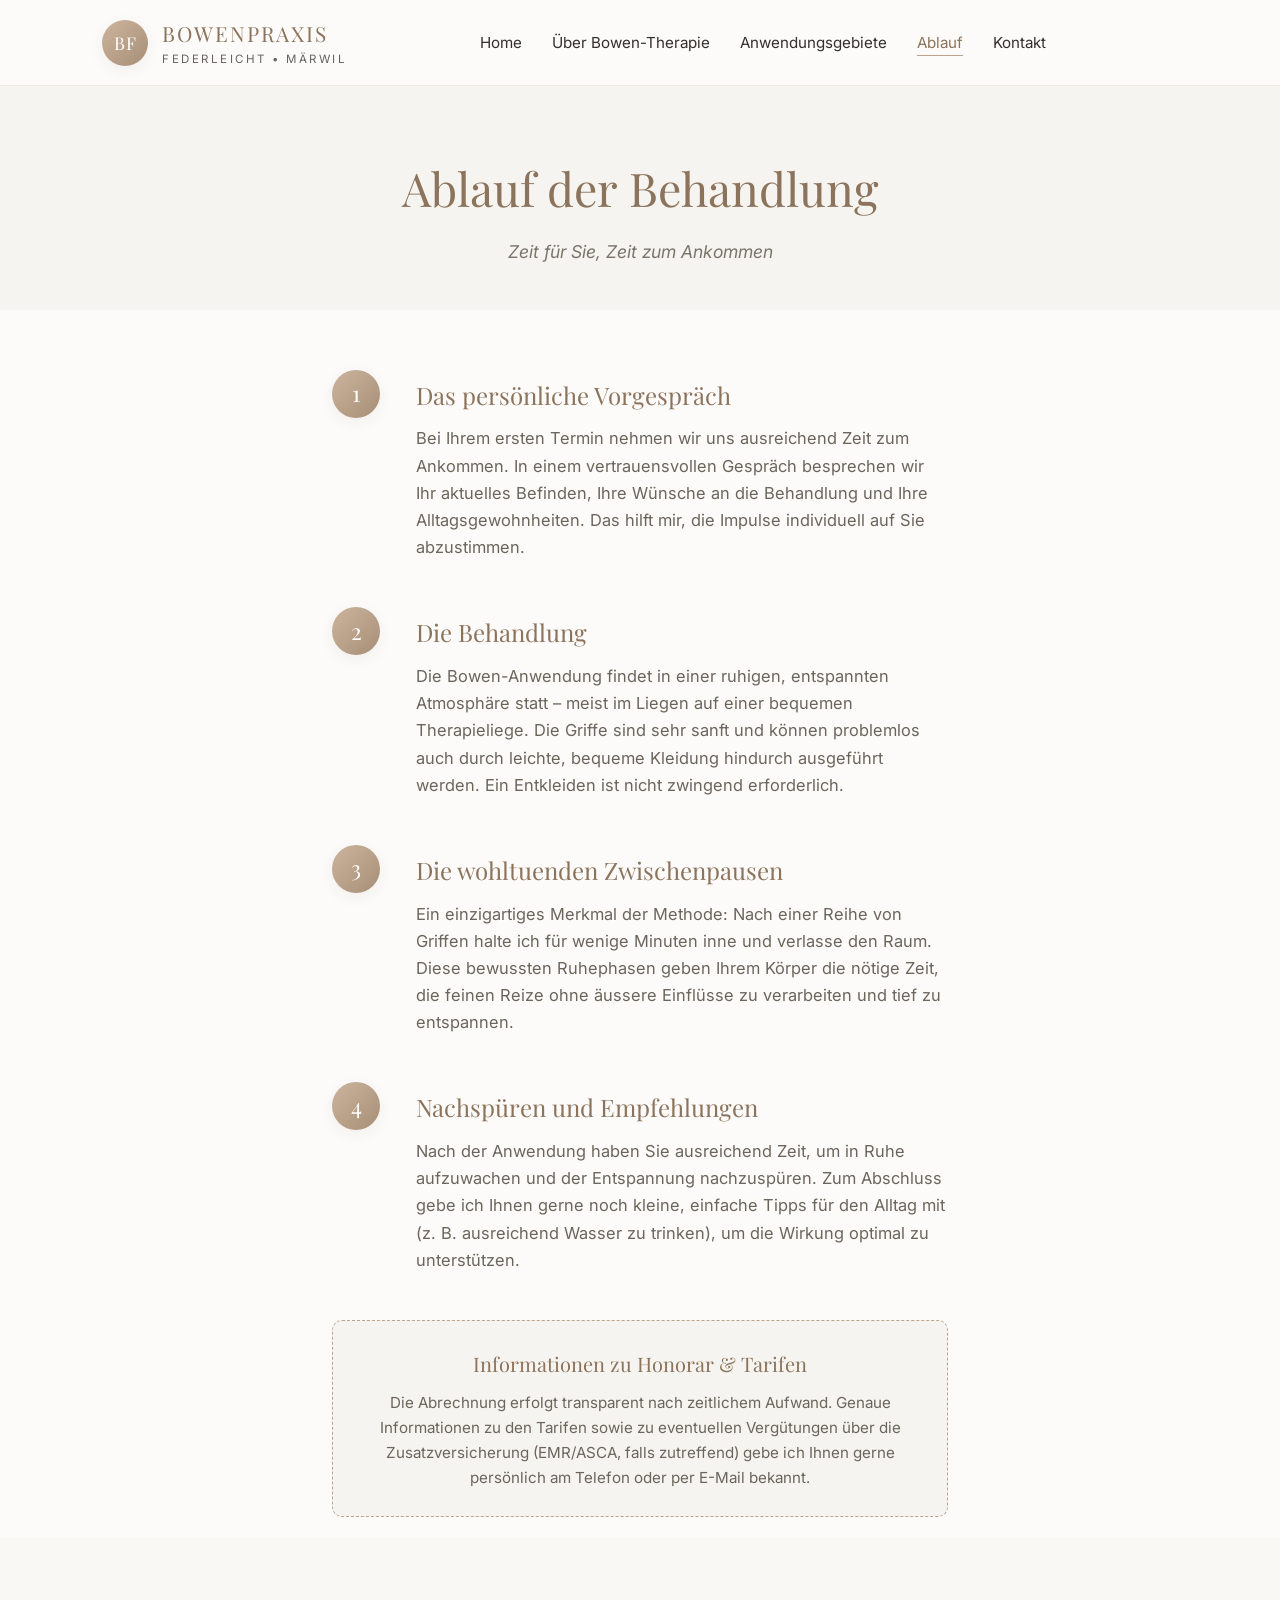
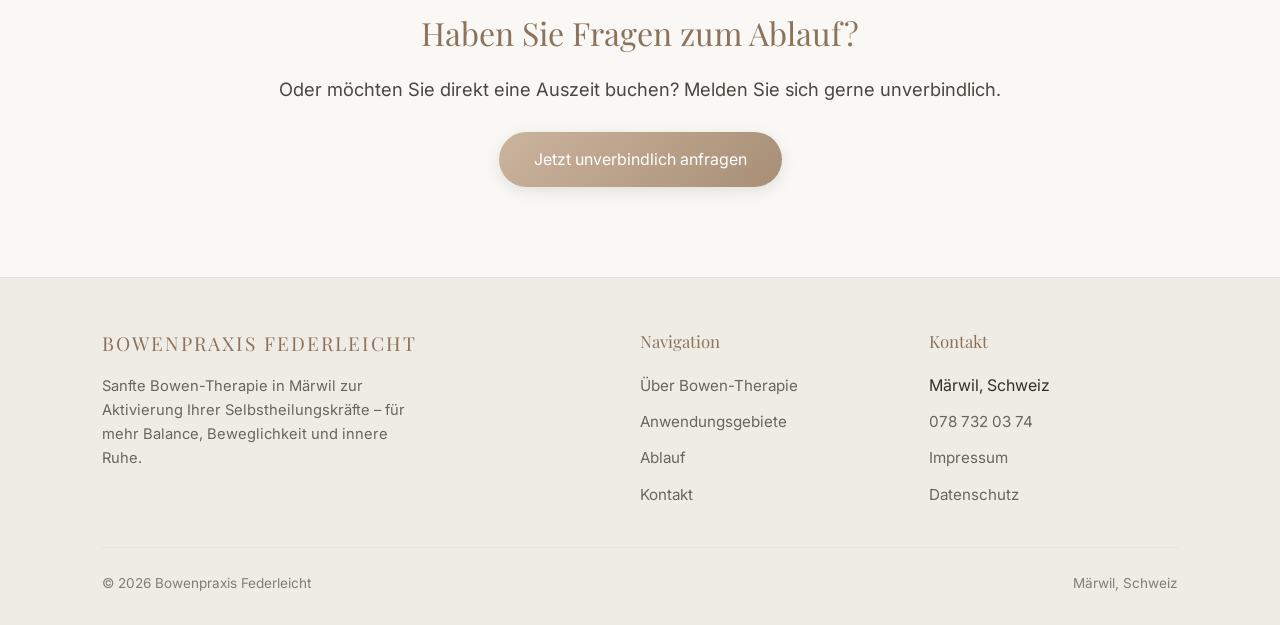
<file: ablauf.html>
<!DOCTYPE html>
<html lang="de">
<head>
    <meta charset="UTF-8">
    <meta name="viewport" content="width=device-width, initial-scale=1.0">
    <title>Ablauf | Bowenpraxis Federleicht</title>
    <meta name="description" content="So läuft eine Behandlung in der Bowenpraxis Federleicht ab: Vorgespräch, sanfte Behandlung, wohltuende Zwischenpausen und Nachspüren.">
    <link rel="icon" href="data:image/svg+xml,%3Csvg xmlns='http://www.w3.org/2000/svg' viewBox='0 0 100 100'%3E%3Ccircle cx='50' cy='50' r='48' fill='%23a88e76'/%3E%3Ctext x='50' y='66' font-size='52' text-anchor='middle' fill='white' font-family='Georgia,serif'%3EF%3C/text%3E%3C/svg%3E">
    <link rel="preconnect" href="https://fonts.googleapis.com">
    <link href="https://fonts.googleapis.com/css2?family=Inter:wght@300;400;500&family=Playfair+Display:ital,wght@0,400;0,500;1,400&display=swap" rel="stylesheet">
    <link rel="stylesheet" href="css/style.css">
</head>
<body>
    <a href="#main" class="skip-link">Zum Inhalt springen</a>

    <header>
        <a href="index.html" class="brand">
            <span class="brand-mark">BF</span>
            <span class="logo-area">
                <span class="logo-title">Bowenpraxis</span>
                <span class="logo-sub">Federleicht &bull; Märwil</span>
            </span>
        </a>
        <button class="nav-toggle" aria-label="Menü öffnen" aria-expanded="false">
            <span></span><span></span><span></span>
        </button>
        <nav>
            <ul>
                <li><a href="index.html">Home</a></li>
                <li><a href="ueber-bowen.html">Über Bowen-Therapie</a></li>
                <li><a href="anwendungsgebiete.html">Anwendungsgebiete</a></li>
                <li><a href="ablauf.html" class="active">Ablauf</a></li>
                <li><a href="kontakt.html">Kontakt</a></li>
            </ul>
        </nav>
        <div class="nav-backdrop"></div>
    </header>

    <main id="main">
        <section class="page-header">
            <h1>Ablauf der Behandlung</h1>
            <p class="subtitle">Zeit für Sie, Zeit zum Ankommen</p>
        </section>

        <section class="timeline-section">

            <div class="step">
                <div class="step-number">1</div>
                <div class="step-content">
                    <h2>Das persönliche Vorgespräch</h2>
                    <p>Bei Ihrem ersten Termin nehmen wir uns ausreichend Zeit zum Ankommen. In einem vertrauensvollen Gespräch besprechen wir Ihr aktuelles Befinden, Ihre Wünsche an die Behandlung und Ihre Alltagsgewohnheiten. Das hilft mir, die Impulse individuell auf Sie abzustimmen.</p>
                </div>
            </div>

            <div class="step">
                <div class="step-number">2</div>
                <div class="step-content">
                    <h2>Die Behandlung</h2>
                    <p>Die Bowen-Anwendung findet in einer ruhigen, entspannten Atmosphäre statt – meist im Liegen auf einer bequemen Therapieliege. Die Griffe sind sehr sanft und können problemlos auch durch leichte, bequeme Kleidung hindurch ausgeführt werden. Ein Entkleiden ist nicht zwingend erforderlich.</p>
                </div>
            </div>

            <div class="step">
                <div class="step-number">3</div>
                <div class="step-content">
                    <h2>Die wohltuenden Zwischenpausen</h2>
                    <p>Ein einzigartiges Merkmal der Methode: Nach einer Reihe von Griffen halte ich für wenige Minuten inne und verlasse den Raum. Diese bewussten Ruhephasen geben Ihrem Körper die nötige Zeit, die feinen Reize ohne äussere Einflüsse zu verarbeiten und tief zu entspannen.</p>
                </div>
            </div>

            <div class="step">
                <div class="step-number">4</div>
                <div class="step-content">
                    <h2>Nachspüren und Empfehlungen</h2>
                    <p>Nach der Anwendung haben Sie ausreichend Zeit, um in Ruhe aufzuwachen und der Entspannung nachzuspüren. Zum Abschluss gebe ich Ihnen gerne noch kleine, einfache Tipps für den Alltag mit (z. B. ausreichend Wasser zu trinken), um die Wirkung optimal zu unterstützen.</p>
                </div>
            </div>

            <div class="pricing-note">
                <h3>Informationen zu Honorar &amp; Tarifen</h3>
                <p>Die Abrechnung erfolgt transparent nach zeitlichem Aufwand. Genaue Informationen zu den Tarifen sowie zu eventuellen Vergütungen über die Zusatzversicherung (EMR/ASCA, falls zutreffend) gebe ich Ihnen gerne persönlich am Telefon oder per E-Mail bekannt.</p>
            </div>

        </section>

        <section class="cta-section">
            <h2>Haben Sie Fragen zum Ablauf?</h2>
            <p>Oder möchten Sie direkt eine Auszeit buchen? Melden Sie sich gerne unverbindlich.</p>
            <a href="kontakt.html" class="btn">Jetzt unverbindlich anfragen</a>
        </section>
    </main>

    <footer>
        <div class="footer-grid">
            <div class="footer-col footer-brand">
                <span class="logo-title">Bowenpraxis Federleicht</span>
                <p>Sanfte Bowen-Therapie in Märwil zur Aktivierung Ihrer Selbstheilungskräfte – für mehr Balance, Beweglichkeit und innere Ruhe.</p>
            </div>
            <div class="footer-col">
                <h4>Navigation</h4>
                <ul>
                    <li><a href="ueber-bowen.html">Über Bowen-Therapie</a></li>
                    <li><a href="anwendungsgebiete.html">Anwendungsgebiete</a></li>
                    <li><a href="ablauf.html">Ablauf</a></li>
                    <li><a href="kontakt.html">Kontakt</a></li>
                </ul>
            </div>
            <div class="footer-col">
                <h4>Kontakt</h4>
                <ul>
                    <li>Märwil, Schweiz</li>
                    <li><a href="tel:0787320374">078 732 03 74</a></li>
                    <li><a href="rechtliches.html#impressum">Impressum</a></li>
                    <li><a href="rechtliches.html#datenschutz">Datenschutz</a></li>
                </ul>
            </div>
        </div>
        <div class="footer-bottom">
            <span>&copy; <span id="year">2026</span> Bowenpraxis Federleicht</span>
            <span>Märwil, Schweiz</span>
        </div>
    </footer>

    <script src="js/main.js"></script>
</body>
</html>
</file>
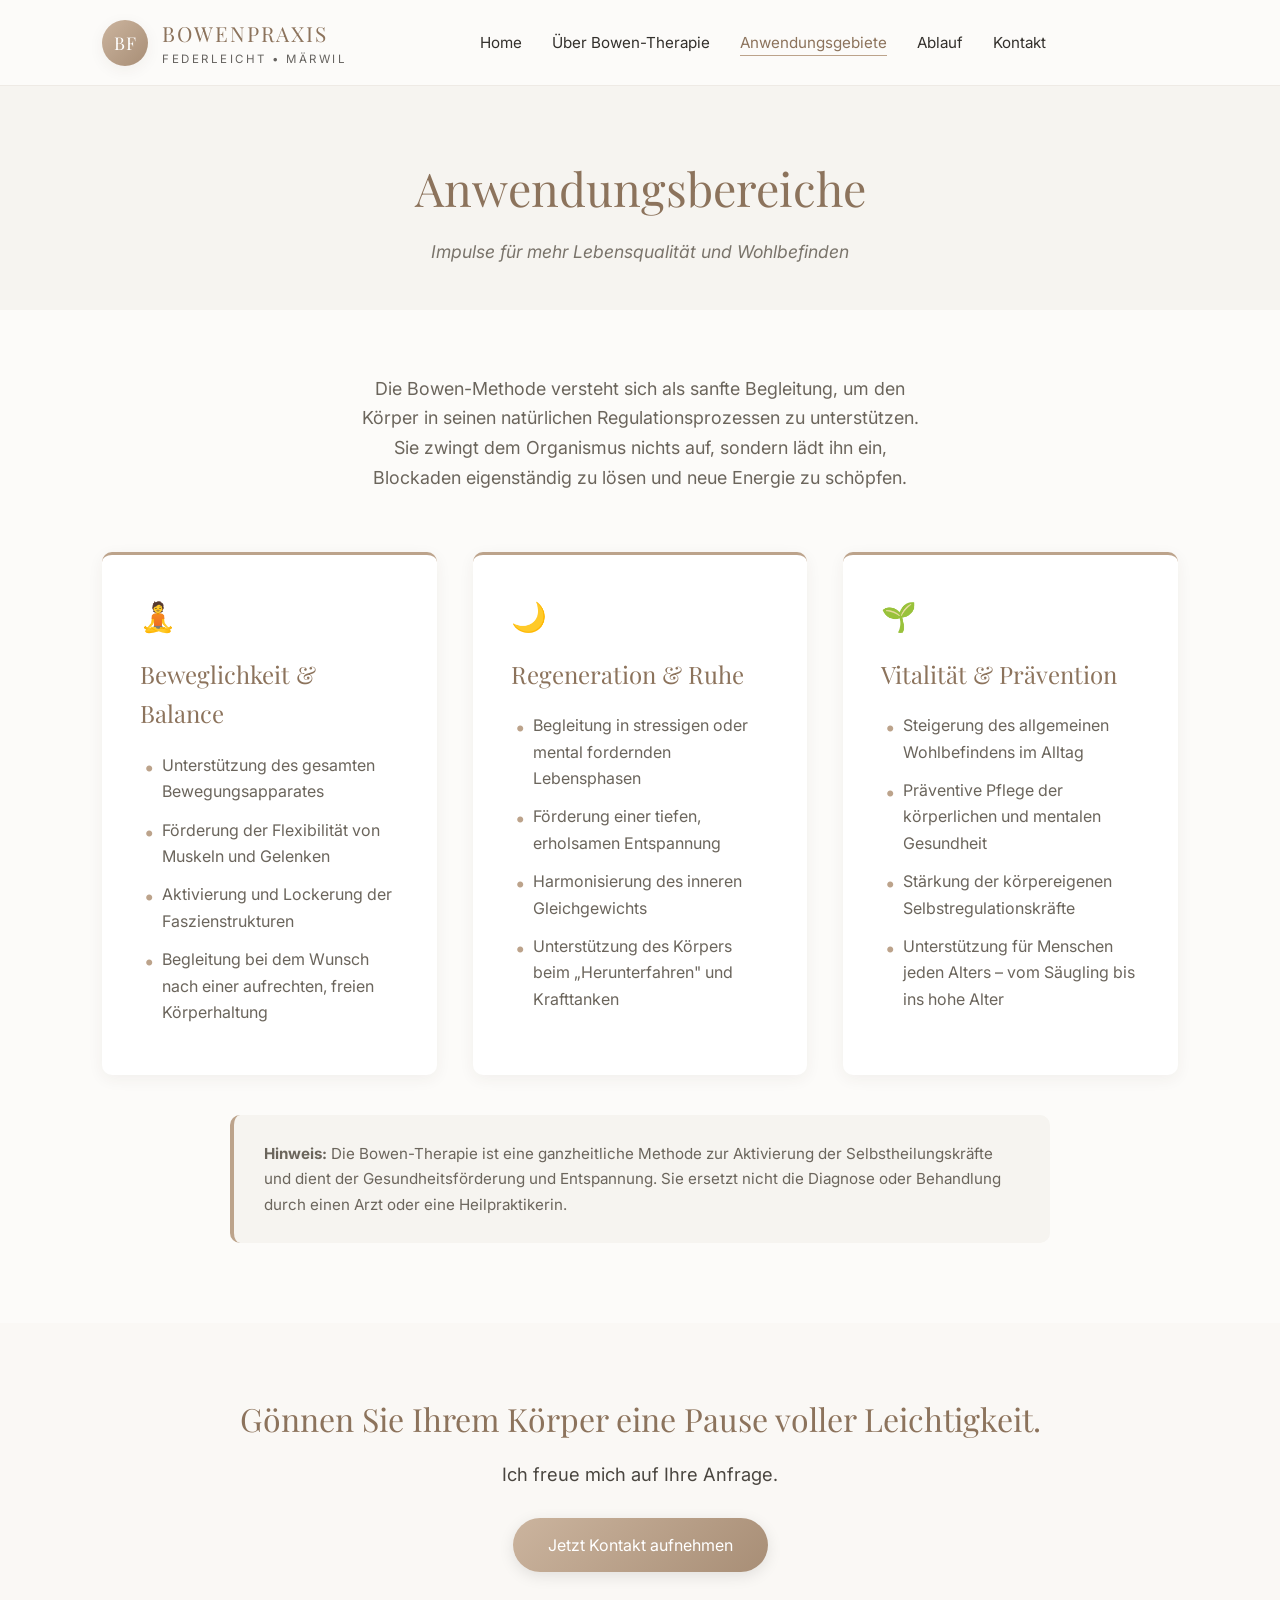
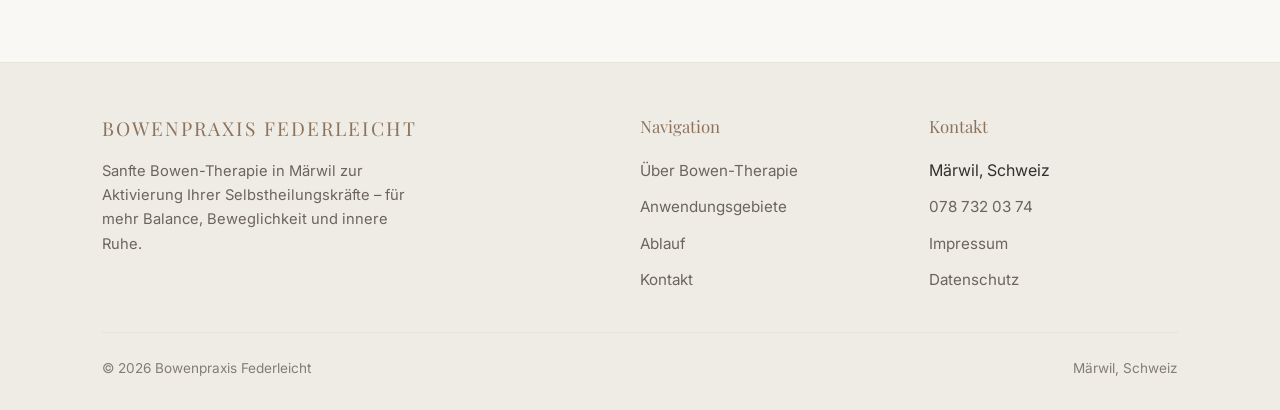
<file: anwendungsgebiete.html>
<!DOCTYPE html>
<html lang="de">
<head>
    <meta charset="UTF-8">
    <meta name="viewport" content="width=device-width, initial-scale=1.0">
    <title>Anwendungsgebiete | Bowenpraxis Federleicht</title>
    <meta name="description" content="Anwendungsgebiete der Bowen-Therapie: Beweglichkeit &amp; Balance, Regeneration &amp; Ruhe, Vitalität &amp; Prävention.">
    <link rel="icon" href="data:image/svg+xml,%3Csvg xmlns='http://www.w3.org/2000/svg' viewBox='0 0 100 100'%3E%3Ccircle cx='50' cy='50' r='48' fill='%23a88e76'/%3E%3Ctext x='50' y='66' font-size='52' text-anchor='middle' fill='white' font-family='Georgia,serif'%3EF%3C/text%3E%3C/svg%3E">
    <link rel="preconnect" href="https://fonts.googleapis.com">
    <link href="https://fonts.googleapis.com/css2?family=Inter:wght@300;400;500&family=Playfair+Display:ital,wght@0,400;0,500;1,400&display=swap" rel="stylesheet">
    <link rel="stylesheet" href="css/style.css">
</head>
<body>
    <a href="#main" class="skip-link">Zum Inhalt springen</a>

    <header>
        <a href="index.html" class="brand">
            <span class="brand-mark">BF</span>
            <span class="logo-area">
                <span class="logo-title">Bowenpraxis</span>
                <span class="logo-sub">Federleicht &bull; Märwil</span>
            </span>
        </a>
        <button class="nav-toggle" aria-label="Menü öffnen" aria-expanded="false">
            <span></span><span></span><span></span>
        </button>
        <nav>
            <ul>
                <li><a href="index.html">Home</a></li>
                <li><a href="ueber-bowen.html">Über Bowen-Therapie</a></li>
                <li><a href="anwendungsgebiete.html" class="active">Anwendungsgebiete</a></li>
                <li><a href="ablauf.html">Ablauf</a></li>
                <li><a href="kontakt.html">Kontakt</a></li>
            </ul>
        </nav>
        <div class="nav-backdrop"></div>
    </header>

    <main id="main">
        <section class="page-header">
            <h1>Anwendungsbereiche</h1>
            <p class="subtitle">Impulse für mehr Lebensqualität und Wohlbefinden</p>
        </section>

        <section class="intro-section">
            <p>Die Bowen-Methode versteht sich als sanfte Begleitung, um den Körper in seinen natürlichen Regulationsprozessen zu unterstützen. Sie zwingt dem Organismus nichts auf, sondern lädt ihn ein, Blockaden eigenständig zu lösen und neue Energie zu schöpfen.</p>
        </section>

        <section class="focus-grid">
            <div class="grid-container">

                <div class="grid-item">
                    <div class="icon">🧘</div>
                    <h2>Beweglichkeit &amp; Balance</h2>
                    <ul>
                        <li>Unterstützung des gesamten Bewegungsapparates</li>
                        <li>Förderung der Flexibilität von Muskeln und Gelenken</li>
                        <li>Aktivierung und Lockerung der Faszienstrukturen</li>
                        <li>Begleitung bei dem Wunsch nach einer aufrechten, freien Körperhaltung</li>
                    </ul>
                </div>

                <div class="grid-item">
                    <div class="icon">🌙</div>
                    <h2>Regeneration &amp; Ruhe</h2>
                    <ul>
                        <li>Begleitung in stressigen oder mental fordernden Lebensphasen</li>
                        <li>Förderung einer tiefen, erholsamen Entspannung</li>
                        <li>Harmonisierung des inneren Gleichgewichts</li>
                        <li>Unterstützung des Körpers beim „Herunterfahren" und Krafttanken</li>
                    </ul>
                </div>

                <div class="grid-item">
                    <div class="icon">🌱</div>
                    <h2>Vitalität &amp; Prävention</h2>
                    <ul>
                        <li>Steigerung des allgemeinen Wohlbefindens im Alltag</li>
                        <li>Präventive Pflege der körperlichen und mentalen Gesundheit</li>
                        <li>Stärkung der körpereigenen Selbstregulationskräfte</li>
                        <li>Unterstützung für Menschen jeden Alters – vom Säugling bis ins hohe Alter</li>
                    </ul>
                </div>

            </div>

            <div class="disclaimer-box">
                <strong>Hinweis:</strong> Die Bowen-Therapie ist eine ganzheitliche Methode zur Aktivierung der Selbstheilungskräfte und dient der Gesundheitsförderung und Entspannung. Sie ersetzt nicht die Diagnose oder Behandlung durch einen Arzt oder eine Heilpraktikerin.
            </div>
        </section>

        <section class="cta-section">
            <h2>Gönnen Sie Ihrem Körper eine Pause voller Leichtigkeit.</h2>
            <p>Ich freue mich auf Ihre Anfrage.</p>
            <a href="kontakt.html" class="btn">Jetzt Kontakt aufnehmen</a>
        </section>
    </main>

    <footer>
        <div class="footer-grid">
            <div class="footer-col footer-brand">
                <span class="logo-title">Bowenpraxis Federleicht</span>
                <p>Sanfte Bowen-Therapie in Märwil zur Aktivierung Ihrer Selbstheilungskräfte – für mehr Balance, Beweglichkeit und innere Ruhe.</p>
            </div>
            <div class="footer-col">
                <h4>Navigation</h4>
                <ul>
                    <li><a href="ueber-bowen.html">Über Bowen-Therapie</a></li>
                    <li><a href="anwendungsgebiete.html">Anwendungsgebiete</a></li>
                    <li><a href="ablauf.html">Ablauf</a></li>
                    <li><a href="kontakt.html">Kontakt</a></li>
                </ul>
            </div>
            <div class="footer-col">
                <h4>Kontakt</h4>
                <ul>
                    <li>Märwil, Schweiz</li>
                    <li><a href="tel:0787320374">078 732 03 74</a></li>
                    <li><a href="rechtliches.html#impressum">Impressum</a></li>
                    <li><a href="rechtliches.html#datenschutz">Datenschutz</a></li>
                </ul>
            </div>
        </div>
        <div class="footer-bottom">
            <span>&copy; <span id="year">2026</span> Bowenpraxis Federleicht</span>
            <span>Märwil, Schweiz</span>
        </div>
    </footer>

    <script src="js/main.js"></script>
</body>
</html>
</file>
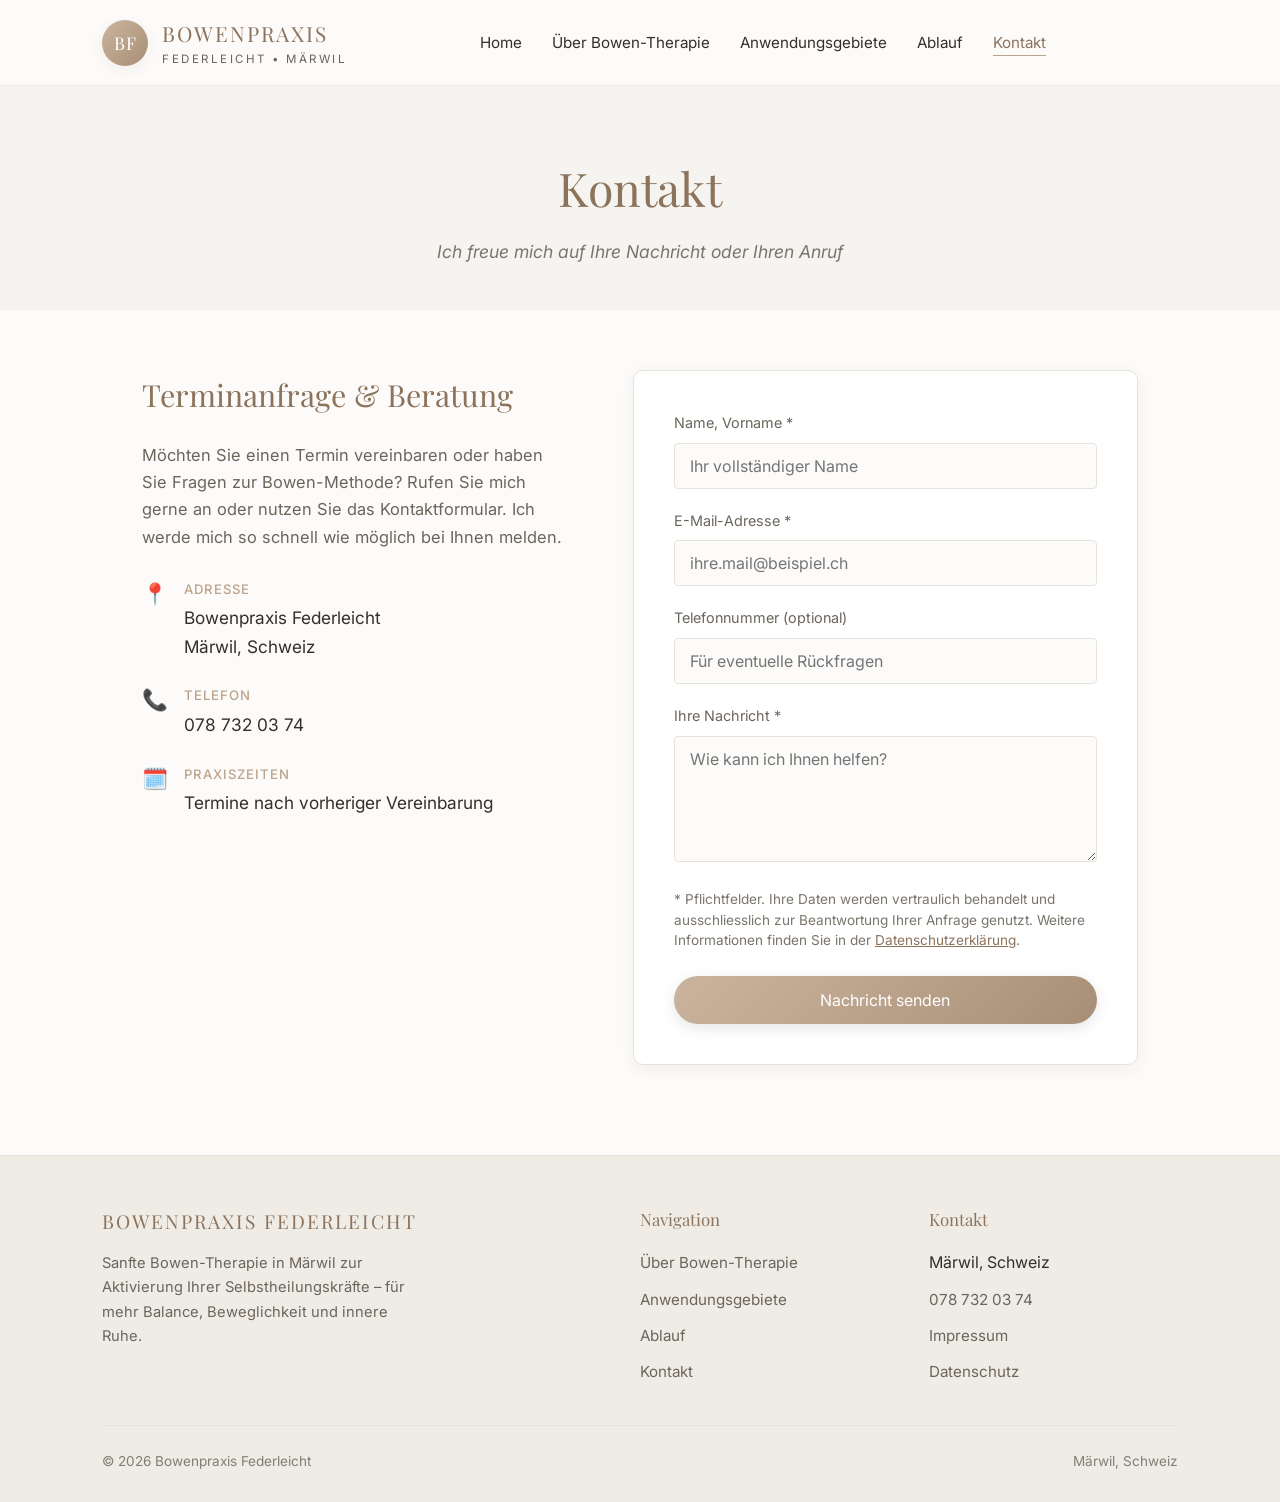
<file: kontakt.html>
<!DOCTYPE html>
<html lang="de">
<head>
    <meta charset="UTF-8">
    <meta name="viewport" content="width=device-width, initial-scale=1.0">
    <title>Kontakt | Bowenpraxis Federleicht</title>
    <meta name="description" content="Kontaktieren Sie die Bowenpraxis Federleicht in Märwil für eine Terminanfrage oder Beratung zur Bowen-Therapie.">
    <link rel="icon" href="data:image/svg+xml,%3Csvg xmlns='http://www.w3.org/2000/svg' viewBox='0 0 100 100'%3E%3Ccircle cx='50' cy='50' r='48' fill='%23a88e76'/%3E%3Ctext x='50' y='66' font-size='52' text-anchor='middle' fill='white' font-family='Georgia,serif'%3EF%3C/text%3E%3C/svg%3E">
    <link rel="preconnect" href="https://fonts.googleapis.com">
    <link href="https://fonts.googleapis.com/css2?family=Inter:wght@300;400;500&family=Playfair+Display:ital,wght@0,400;0,500;1,400&display=swap" rel="stylesheet">
    <link rel="stylesheet" href="css/style.css">
</head>
<body>
    <a href="#main" class="skip-link">Zum Inhalt springen</a>

    <header>
        <a href="index.html" class="brand">
            <span class="brand-mark">BF</span>
            <span class="logo-area">
                <span class="logo-title">Bowenpraxis</span>
                <span class="logo-sub">Federleicht &bull; Märwil</span>
            </span>
        </a>
        <button class="nav-toggle" aria-label="Menü öffnen" aria-expanded="false">
            <span></span><span></span><span></span>
        </button>
        <nav>
            <ul>
                <li><a href="index.html">Home</a></li>
                <li><a href="ueber-bowen.html">Über Bowen-Therapie</a></li>
                <li><a href="anwendungsgebiete.html">Anwendungsgebiete</a></li>
                <li><a href="ablauf.html">Ablauf</a></li>
                <li><a href="kontakt.html" class="active">Kontakt</a></li>
            </ul>
        </nav>
        <div class="nav-backdrop"></div>
    </header>

    <main id="main">
        <section class="page-header">
            <h1>Kontakt</h1>
            <p class="subtitle">Ich freue mich auf Ihre Nachricht oder Ihren Anruf</p>
        </section>

        <div class="contact-container">

            <div class="contact-info">
                <h2>Terminanfrage &amp; Beratung</h2>
                <p>Möchten Sie einen Termin vereinbaren oder haben Sie Fragen zur Bowen-Methode? Rufen Sie mich gerne an oder nutzen Sie das Kontaktformular. Ich werde mich so schnell wie möglich bei Ihnen melden.</p>

                <div class="info-details">
                    <div class="info-item">
                        <span class="icon">📍</span>
                        <div>
                            <h3>Adresse</h3>
                            <p>Bowenpraxis Federleicht<br>Märwil, Schweiz</p>
                        </div>
                    </div>

                    <div class="info-item">
                        <span class="icon">📞</span>
                        <div>
                            <h3>Telefon</h3>
                            <p><a href="tel:0787320374">078 732 03 74</a></p>
                        </div>
                    </div>

                    <div class="info-item">
                        <span class="icon">🗓️</span>
                        <div>
                            <h3>Praxiszeiten</h3>
                            <p>Termine nach vorheriger Vereinbarung</p>
                        </div>
                    </div>
                </div>
            </div>

            <div class="contact-form-box">
                <form action="#" method="POST">

                    <div class="form-group">
                        <label for="name">Name, Vorname *</label>
                        <input type="text" id="name" name="name" required placeholder="Ihr vollständiger Name">
                    </div>

                    <div class="form-group">
                        <label for="email">E-Mail-Adresse *</label>
                        <input type="email" id="email" name="email" required placeholder="ihre.mail@beispiel.ch">
                    </div>

                    <div class="form-group">
                        <label for="phone">Telefonnummer (optional)</label>
                        <input type="tel" id="phone" name="phone" placeholder="Für eventuelle Rückfragen">
                    </div>

                    <div class="form-group">
                        <label for="message">Ihre Nachricht *</label>
                        <textarea id="message" name="message" rows="5" required placeholder="Wie kann ich Ihnen helfen?"></textarea>
                    </div>

                    <div class="privacy-note">
                        * Pflichtfelder. Ihre Daten werden vertraulich behandelt und ausschliesslich zur Beantwortung Ihrer Anfrage genutzt. Weitere Informationen finden Sie in der <a href="rechtliches.html#datenschutz">Datenschutzerklärung</a>.
                    </div>

                    <button type="submit" class="btn-submit">Nachricht senden</button>

                </form>

                <div class="form-success">
                    <div class="icon">✅</div>
                    <h3>Vielen Dank für Ihre Nachricht!</h3>
                    <p>Ich melde mich so schnell wie möglich bei Ihnen zurück.</p>
                </div>
            </div>

        </div>
    </main>

    <footer>
        <div class="footer-grid">
            <div class="footer-col footer-brand">
                <span class="logo-title">Bowenpraxis Federleicht</span>
                <p>Sanfte Bowen-Therapie in Märwil zur Aktivierung Ihrer Selbstheilungskräfte – für mehr Balance, Beweglichkeit und innere Ruhe.</p>
            </div>
            <div class="footer-col">
                <h4>Navigation</h4>
                <ul>
                    <li><a href="ueber-bowen.html">Über Bowen-Therapie</a></li>
                    <li><a href="anwendungsgebiete.html">Anwendungsgebiete</a></li>
                    <li><a href="ablauf.html">Ablauf</a></li>
                    <li><a href="kontakt.html">Kontakt</a></li>
                </ul>
            </div>
            <div class="footer-col">
                <h4>Kontakt</h4>
                <ul>
                    <li>Märwil, Schweiz</li>
                    <li><a href="tel:0787320374">078 732 03 74</a></li>
                    <li><a href="rechtliches.html#impressum">Impressum</a></li>
                    <li><a href="rechtliches.html#datenschutz">Datenschutz</a></li>
                </ul>
            </div>
        </div>
        <div class="footer-bottom">
            <span>&copy; <span id="year">2026</span> Bowenpraxis Federleicht</span>
            <span>Märwil, Schweiz</span>
        </div>
    </footer>

    <script src="js/main.js"></script>
</body>
</html>
</file>
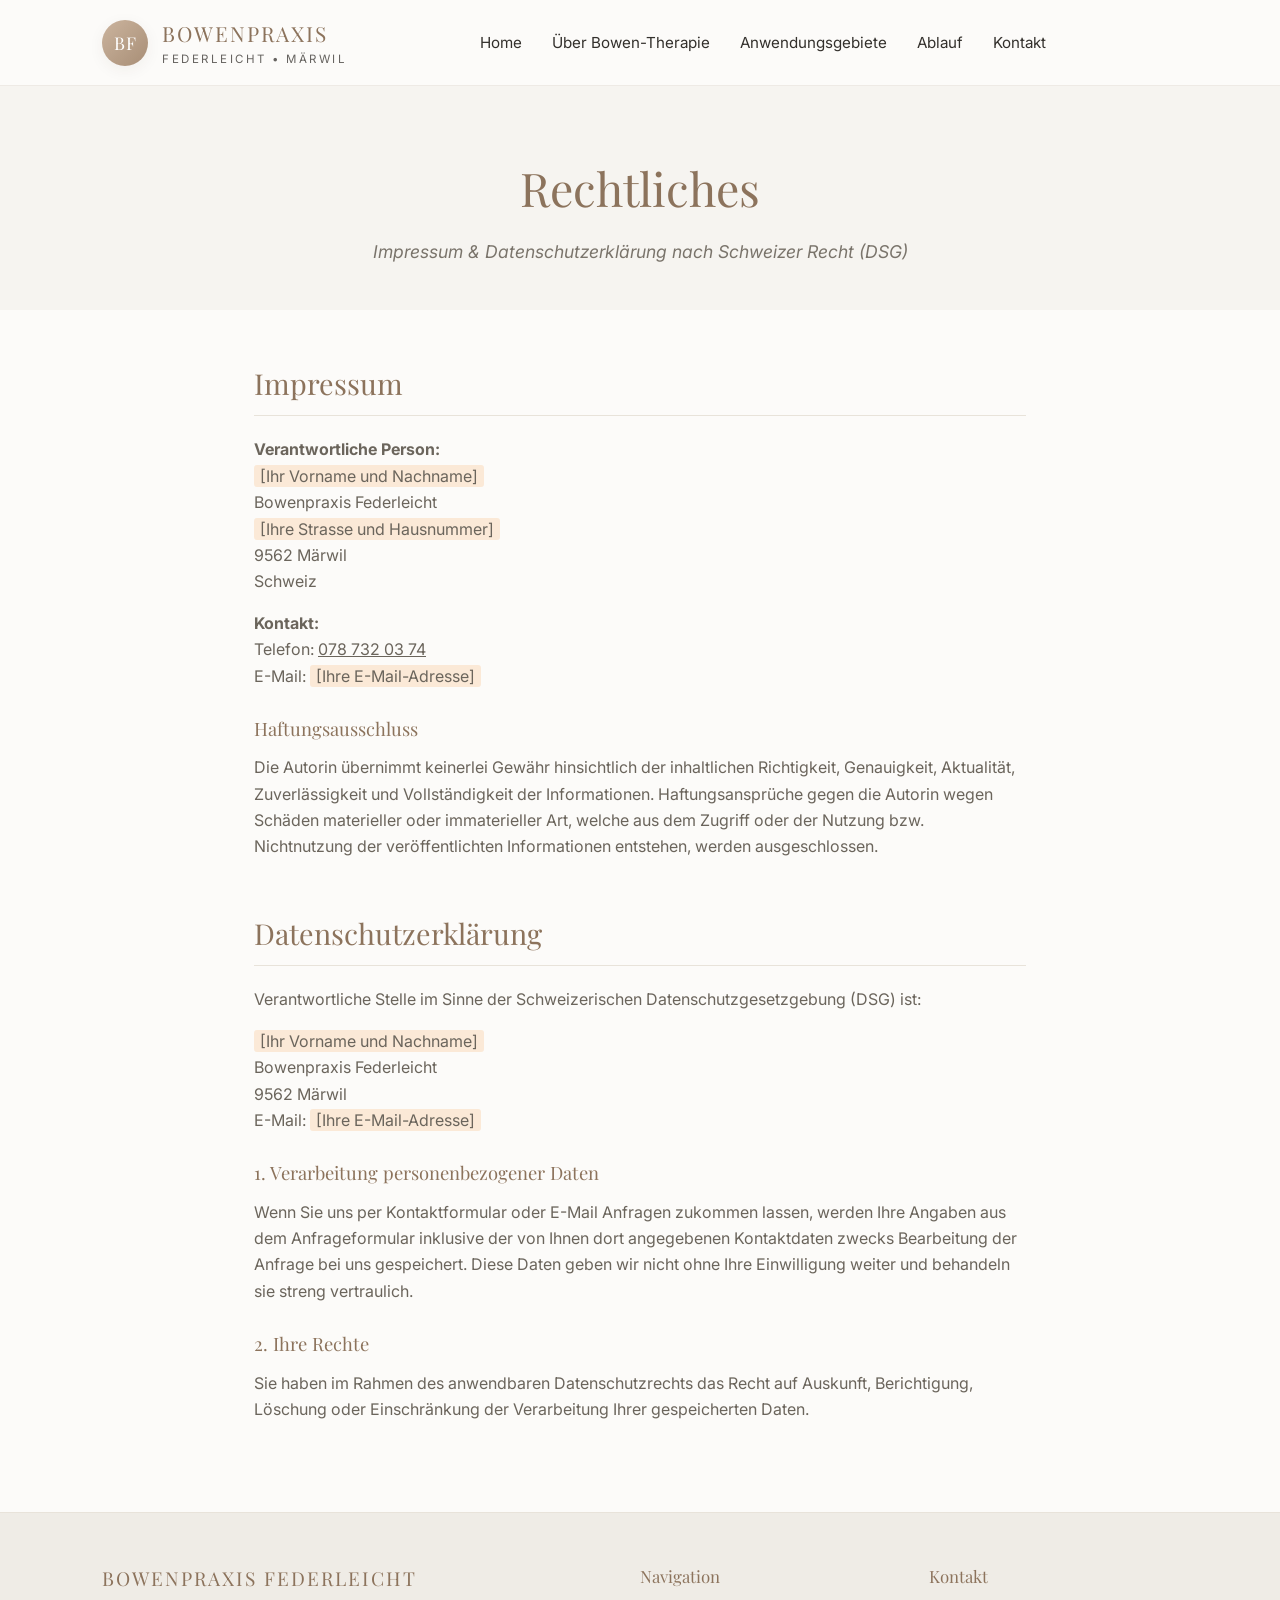
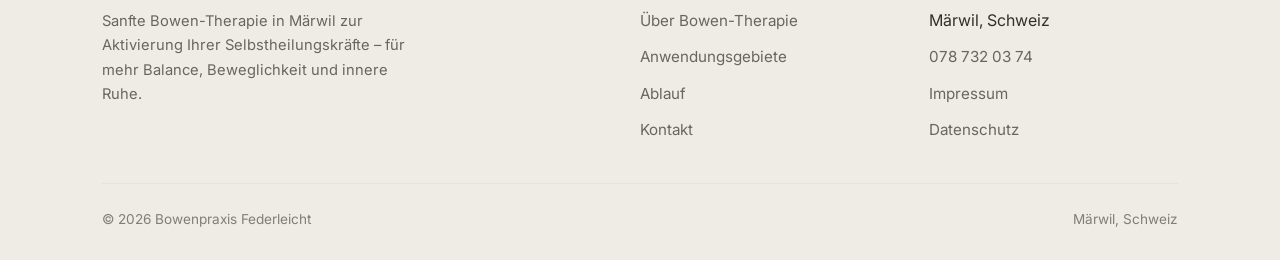
<file: rechtliches.html>
<!DOCTYPE html>
<html lang="de">
<head>
    <meta charset="UTF-8">
    <meta name="viewport" content="width=device-width, initial-scale=1.0">
    <title>Impressum &amp; Datenschutz | Bowenpraxis Federleicht</title>
    <meta name="description" content="Impressum und Datenschutzerklärung der Bowenpraxis Federleicht nach Schweizer Recht (DSG).">
    <link rel="icon" href="data:image/svg+xml,%3Csvg xmlns='http://www.w3.org/2000/svg' viewBox='0 0 100 100'%3E%3Ccircle cx='50' cy='50' r='48' fill='%23a88e76'/%3E%3Ctext x='50' y='66' font-size='52' text-anchor='middle' fill='white' font-family='Georgia,serif'%3EF%3C/text%3E%3C/svg%3E">
    <link rel="preconnect" href="https://fonts.googleapis.com">
    <link href="https://fonts.googleapis.com/css2?family=Inter:wght@300;400;500&family=Playfair+Display:ital,wght@0,400;0,500;1,400&display=swap" rel="stylesheet">
    <link rel="stylesheet" href="css/style.css">
</head>
<body>
    <a href="#main" class="skip-link">Zum Inhalt springen</a>

    <header>
        <a href="index.html" class="brand">
            <span class="brand-mark">BF</span>
            <span class="logo-area">
                <span class="logo-title">Bowenpraxis</span>
                <span class="logo-sub">Federleicht &bull; Märwil</span>
            </span>
        </a>
        <button class="nav-toggle" aria-label="Menü öffnen" aria-expanded="false">
            <span></span><span></span><span></span>
        </button>
        <nav>
            <ul>
                <li><a href="index.html">Home</a></li>
                <li><a href="ueber-bowen.html">Über Bowen-Therapie</a></li>
                <li><a href="anwendungsgebiete.html">Anwendungsgebiete</a></li>
                <li><a href="ablauf.html">Ablauf</a></li>
                <li><a href="kontakt.html">Kontakt</a></li>
            </ul>
        </nav>
        <div class="nav-backdrop"></div>
    </header>

    <main id="main">
        <section class="page-header">
            <h1>Rechtliches</h1>
            <p class="subtitle">Impressum &amp; Datenschutzerklärung nach Schweizer Recht (DSG)</p>
        </section>

        <div class="legal-container">

            <section class="legal-section" id="impressum">
                <h2>Impressum</h2>
                <p><strong>Verantwortliche Person:</strong><br>
                <span class="fill-in">[Ihr Vorname und Nachname]</span><br>
                Bowenpraxis Federleicht<br>
                <span class="fill-in">[Ihre Strasse und Hausnummer]</span><br>
                9562 Märwil<br>
                Schweiz</p>

                <p><strong>Kontakt:</strong><br>
                Telefon: <a href="tel:0787320374">078 732 03 74</a><br>
                E-Mail: <span class="fill-in">[Ihre E-Mail-Adresse]</span></p>

                <h3>Haftungsausschluss</h3>
                <p>Die Autorin übernimmt keinerlei Gewähr hinsichtlich der inhaltlichen Richtigkeit, Genauigkeit, Aktualität, Zuverlässigkeit und Vollständigkeit der Informationen. Haftungsansprüche gegen die Autorin wegen Schäden materieller oder immaterieller Art, welche aus dem Zugriff oder der Nutzung bzw. Nichtnutzung der veröffentlichten Informationen entstehen, werden ausgeschlossen.</p>
            </section>

            <section class="legal-section" id="datenschutz">
                <h2>Datenschutzerklärung</h2>
                <p>Verantwortliche Stelle im Sinne der Schweizerischen Datenschutzgesetzgebung (DSG) ist:</p>
                <p><span class="fill-in">[Ihr Vorname und Nachname]</span><br>Bowenpraxis Federleicht<br>9562 Märwil<br>E-Mail: <span class="fill-in">[Ihre E-Mail-Adresse]</span></p>

                <h3>1. Verarbeitung personenbezogener Daten</h3>
                <p>Wenn Sie uns per Kontaktformular oder E-Mail Anfragen zukommen lassen, werden Ihre Angaben aus dem Anfrageformular inklusive der von Ihnen dort angegebenen Kontaktdaten zwecks Bearbeitung der Anfrage bei uns gespeichert. Diese Daten geben wir nicht ohne Ihre Einwilligung weiter und behandeln sie streng vertraulich.</p>

                <h3>2. Ihre Rechte</h3>
                <p>Sie haben im Rahmen des anwendbaren Datenschutzrechts das Recht auf Auskunft, Berichtigung, Löschung oder Einschränkung der Verarbeitung Ihrer gespeicherten Daten.</p>
            </section>

        </div>
    </main>

    <footer>
        <div class="footer-grid">
            <div class="footer-col footer-brand">
                <span class="logo-title">Bowenpraxis Federleicht</span>
                <p>Sanfte Bowen-Therapie in Märwil zur Aktivierung Ihrer Selbstheilungskräfte – für mehr Balance, Beweglichkeit und innere Ruhe.</p>
            </div>
            <div class="footer-col">
                <h4>Navigation</h4>
                <ul>
                    <li><a href="ueber-bowen.html">Über Bowen-Therapie</a></li>
                    <li><a href="anwendungsgebiete.html">Anwendungsgebiete</a></li>
                    <li><a href="ablauf.html">Ablauf</a></li>
                    <li><a href="kontakt.html">Kontakt</a></li>
                </ul>
            </div>
            <div class="footer-col">
                <h4>Kontakt</h4>
                <ul>
                    <li>Märwil, Schweiz</li>
                    <li><a href="tel:0787320374">078 732 03 74</a></li>
                    <li><a href="rechtliches.html#impressum">Impressum</a></li>
                    <li><a href="rechtliches.html#datenschutz">Datenschutz</a></li>
                </ul>
            </div>
        </div>
        <div class="footer-bottom">
            <span>&copy; <span id="year">2026</span> Bowenpraxis Federleicht</span>
            <span>Märwil, Schweiz</span>
        </div>
    </footer>

    <script src="js/main.js"></script>
</body>
</html>
</file>
<file: css/style.css>
/* =========================================================
   Bowenpraxis Federleicht – Shared Stylesheet
   ========================================================= */

:root {
    --bg: #fcfbf9;
    --bg-alt: #f6f4f0;
    --bg-card: #ffffff;
    --text: #33302c;
    --text-muted: #6b655c;
    --border: #e8e3da;
    --accent-gold: #bca38b;
    --accent-dark: #8c735c;
    --accent-gradient: linear-gradient(135deg, #cbb49e, #a88e76);
    --font-serif: 'Playfair Display', Georgia, serif;
    --font-sans: 'Inter', sans-serif;
    --radius: 10px;
    --radius-lg: 16px;
    --shadow-sm: 0 4px 16px rgba(60, 45, 30, 0.06);
    --shadow-md: 0 12px 32px rgba(60, 45, 30, 0.08);
    --max-width: 1200px;
}

* {
    margin: 0;
    padding: 0;
    box-sizing: border-box;
}

html {
    scroll-behavior: smooth;
}

html, body {
    overflow-x: hidden;
}

body {
    font-family: var(--font-sans);
    background-color: var(--bg);
    color: var(--text);
    line-height: 1.65;
    -webkit-font-smoothing: antialiased;
}

img {
    max-width: 100%;
    display: block;
}

a {
    color: inherit;
}

.container {
    max-width: var(--max-width);
    margin: 0 auto;
    padding: 0 8%;
}

/* Skip link for accessibility */
.skip-link {
    position: absolute;
    left: -999px;
    top: auto;
    background: var(--accent-dark);
    color: #fff;
    padding: 12px 20px;
    z-index: 2000;
    border-radius: 0 0 6px 0;
}

.skip-link:focus {
    left: 0;
    top: 0;
}

/* =========================================================
   Header / Navigation
   ========================================================= */

header {
    display: flex;
    justify-content: space-between;
    align-items: center;
    padding: 16px 8%;
    background-color: rgba(252, 251, 249, 0.95);
    backdrop-filter: blur(6px);
    position: sticky;
    top: 0;
    z-index: 1000;
    border-bottom: 1px solid rgba(140, 115, 92, 0.12);
    transition: box-shadow 0.3s ease;
}

header.is-scrolled {
    box-shadow: 0 4px 20px rgba(60, 45, 30, 0.06);
}

.brand {
    display: flex;
    align-items: center;
    gap: 14px;
    text-decoration: none;
}

.brand-mark {
    width: 46px;
    height: 46px;
    border-radius: 50%;
    background: var(--accent-gradient);
    color: #fff;
    font-family: var(--font-serif);
    font-size: 1.1rem;
    letter-spacing: 1px;
    display: flex;
    align-items: center;
    justify-content: center;
    flex-shrink: 0;
    box-shadow: var(--shadow-sm);
}

.logo-area {
    display: flex;
    flex-direction: column;
}

.logo-title {
    font-family: var(--font-serif);
    font-size: 1.3rem;
    letter-spacing: 2px;
    text-transform: uppercase;
    color: var(--accent-dark);
}

.logo-sub {
    font-size: 0.72rem;
    letter-spacing: 2.5px;
    text-transform: uppercase;
    opacity: 0.75;
}

.nav-toggle {
    display: none;
    background: none;
    border: none;
    cursor: pointer;
    padding: 8px;
    z-index: 1100;
}

.nav-toggle span {
    display: block;
    width: 26px;
    height: 2px;
    background: var(--accent-dark);
    margin: 5px 0;
    transition: transform 0.3s ease, opacity 0.3s ease;
}

nav ul {
    display: flex;
    list-style: none;
    gap: 30px;
}

nav a {
    text-decoration: none;
    color: var(--text);
    font-size: 0.95rem;
    padding-bottom: 3px;
    border-bottom: 1px solid transparent;
    transition: color 0.3s, border-color 0.3s;
}

nav a:hover,
nav a.active {
    color: var(--accent-dark);
    border-bottom-color: var(--accent-gold);
}

/* =========================================================
   Buttons
   ========================================================= */

.btn {
    display: inline-block;
    padding: 14px 35px;
    background: var(--accent-gradient);
    color: #fff;
    text-decoration: none;
    border-radius: 50px;
    font-size: 1rem;
    border: none;
    cursor: pointer;
    box-shadow: 0 4px 15px rgba(0, 0, 0, 0.1);
    transition: transform 0.3s, box-shadow 0.3s;
    font-family: var(--font-sans);
}

.btn:hover {
    transform: translateY(-2px);
    box-shadow: 0 6px 20px rgba(0, 0, 0, 0.15);
}

.btn-outline {
    background: transparent;
    color: var(--accent-dark);
    border: 1.5px solid var(--accent-gold);
    box-shadow: none;
}

.btn-outline:hover {
    background: var(--accent-gold);
    color: #fff;
}

/* =========================================================
   Hero (Startseite)
   ========================================================= */

.hero {
    position: relative;
    min-height: 560px;
    display: flex;
    align-items: center;
    justify-content: center;
    text-align: center;
    background: linear-gradient(rgba(252, 251, 249, 0.55), rgba(252, 251, 249, 0.35)),
        url('https://images.unsplash.com/photo-1507525428034-b723cf961d3e?auto=format&fit=crop&w=1920&q=80') no-repeat center center/cover;
    padding: 60px 20px;
}

.hero-content {
    max-width: 780px;
}

.eyebrow {
    display: inline-block;
    font-size: 0.8rem;
    letter-spacing: 3px;
    text-transform: uppercase;
    color: var(--accent-dark);
    margin-bottom: 18px;
}

.hero h1 {
    font-family: var(--font-serif);
    font-size: 3.4rem;
    color: var(--accent-dark);
    margin-bottom: 20px;
    font-weight: 400;
    line-height: 1.2;
}

.hero p {
    font-size: 1.15rem;
    margin-bottom: 32px;
    color: #4a4640;
}

.hero-actions {
    display: flex;
    gap: 16px;
    justify-content: center;
    flex-wrap: wrap;
}

/* =========================================================
   Page header (Unterseiten)
   ========================================================= */

.page-header {
    padding: 64px 8% 44px 8%;
    text-align: center;
    background-color: var(--bg-alt);
}

.page-header h1 {
    font-family: var(--font-serif);
    font-size: 2.9rem;
    color: var(--accent-dark);
    font-weight: 400;
    margin-bottom: 10px;
}

.page-header .subtitle {
    font-style: italic;
    color: #7a746b;
    font-size: 1.1rem;
    max-width: 620px;
    margin: 0 auto;
}

/* =========================================================
   Generic content sections
   ========================================================= */

.section {
    padding: 80px 15%;
    display: flex;
    align-items: center;
    gap: 70px;
}

.section.alt {
    flex-direction: row-reverse;
    background-color: var(--bg-alt);
}

.section-text {
    flex: 1;
}

.section-text h2 {
    font-family: var(--font-serif);
    font-size: 2.3rem;
    color: var(--accent-dark);
    margin-bottom: 20px;
    font-weight: 400;
}

.section-text p {
    color: var(--text-muted);
    margin-bottom: 15px;
    font-size: 1.03rem;
}

.section-image {
    flex: 1;
}

.img-wrapper {
    background: #fff;
    padding: 12px;
    box-shadow: var(--shadow-md);
    border-radius: 6px;
}

.img-wrapper img {
    width: 100%;
    height: auto;
    border-radius: 3px;
    aspect-ratio: 4 / 3;
    object-fit: cover;
}

.intro-section {
    padding: 64px 15% 20px 15%;
    text-align: center;
    max-width: 950px;
    margin: 0 auto;
}

.intro-section p {
    font-size: 1.12rem;
    color: var(--text-muted);
}

/* =========================================================
   Card grid (Anwendungsgebiete, Werte, etc.)
   ========================================================= */

.focus-grid {
    padding: 40px 8% 80px 8%;
}

.grid-container {
    display: grid;
    grid-template-columns: repeat(auto-fit, minmax(280px, 1fr));
    gap: 36px;
    max-width: var(--max-width);
    margin: 0 auto;
}

.grid-item {
    background: var(--bg-card);
    padding: 38px;
    border-radius: var(--radius);
    box-shadow: var(--shadow-sm);
    border-top: 3px solid var(--accent-gold);
    transition: transform 0.3s ease, box-shadow 0.3s ease;
}

.grid-item:hover {
    transform: translateY(-4px);
    box-shadow: var(--shadow-md);
}

.grid-item .icon {
    font-size: 1.8rem;
    margin-bottom: 14px;
}

.grid-item h2,
.grid-item h3 {
    font-family: var(--font-serif);
    color: var(--accent-dark);
    font-size: 1.5rem;
    margin-bottom: 18px;
    font-weight: 400;
}

.grid-item ul {
    list-style: none;
}

.grid-item ul li {
    position: relative;
    padding-left: 22px;
    margin-bottom: 12px;
    color: var(--text-muted);
}

.grid-item ul li::before {
    content: "•";
    position: absolute;
    left: 4px;
    color: var(--accent-gold);
    font-size: 1.2rem;
}

.grid-item p {
    color: var(--text-muted);
}

/* =========================================================
   Disclaimer / note boxes
   ========================================================= */

.disclaimer-box,
.pricing-note {
    margin: 40px auto 0 auto;
    max-width: 820px;
    background-color: var(--bg-alt);
    padding: 26px 30px;
    border-radius: var(--radius);
    border-left: 4px solid var(--accent-gold);
    font-size: 0.95rem;
    color: var(--text-muted);
    text-align: left;
}

.pricing-note {
    text-align: center;
    border-left: none;
    border: 1px dashed var(--accent-gold);
}

.pricing-note h3 {
    font-family: var(--font-serif);
    color: var(--accent-dark);
    font-size: 1.25rem;
    margin-bottom: 10px;
    font-weight: 400;
}

/* =========================================================
   Timeline (Ablauf)
   ========================================================= */

.timeline-section {
    padding: 60px 15% 20px 15%;
    max-width: 1000px;
    margin: 0 auto;
}

.step {
    display: flex;
    gap: 36px;
    margin-bottom: 46px;
}

.step-number {
    font-family: var(--font-serif);
    font-size: 1.4rem;
    color: #fff;
    background: var(--accent-gradient);
    width: 48px;
    height: 48px;
    border-radius: 50%;
    display: flex;
    align-items: center;
    justify-content: center;
    flex-shrink: 0;
    box-shadow: var(--shadow-sm);
}

.step-content {
    padding-top: 6px;
}

.step-content h2 {
    font-family: var(--font-serif);
    color: var(--accent-dark);
    font-size: 1.5rem;
    font-weight: 400;
    margin-bottom: 10px;
}

.step-content p {
    color: var(--text-muted);
    font-size: 1.03rem;
}

/* =========================================================
   Values strip (Startseite)
   ========================================================= */

.values-strip {
    padding: 70px 8%;
    background-color: var(--bg-alt);
}

.values-grid {
    max-width: var(--max-width);
    margin: 0 auto;
    display: grid;
    grid-template-columns: repeat(auto-fit, minmax(220px, 1fr));
    gap: 30px;
    text-align: center;
}

.value-item h3 {
    font-family: var(--font-serif);
    color: var(--accent-dark);
    font-weight: 400;
    font-size: 1.25rem;
    margin-bottom: 8px;
}

.value-item p {
    color: var(--text-muted);
    font-size: 0.98rem;
}

.value-item .icon {
    font-size: 1.9rem;
    margin-bottom: 10px;
}

/* =========================================================
   Call to Action
   ========================================================= */

.cta-section {
    padding: 70px 8% 90px 8%;
    text-align: center;
    background-color: #faf8f5;
}

.cta-section h2 {
    font-family: var(--font-serif);
    font-weight: 400;
    color: var(--accent-dark);
    font-size: 2rem;
    margin-bottom: 14px;
}

.cta-section p {
    font-size: 1.15rem;
    margin-bottom: 28px;
    color: #4a4640;
}

/* =========================================================
   Kontakt
   ========================================================= */

.contact-container {
    max-width: var(--max-width);
    margin: 60px auto 90px auto;
    padding: 0 8%;
    display: grid;
    grid-template-columns: 1fr 1.2fr;
    gap: 70px;
}

.contact-info h2 {
    font-family: var(--font-serif);
    color: var(--accent-dark);
    font-size: 1.9rem;
    font-weight: 400;
    margin-bottom: 22px;
}

.contact-info > p {
    color: var(--text-muted);
    margin-bottom: 28px;
    font-size: 1.03rem;
}

.info-details {
    margin-top: 16px;
}

.info-item {
    margin-bottom: 24px;
    display: flex;
    gap: 16px;
    align-items: flex-start;
}

.info-item .icon {
    font-size: 1.3rem;
    color: var(--accent-gold);
    line-height: 1.4;
}

.info-item h3 {
    font-size: 0.82rem;
    text-transform: uppercase;
    letter-spacing: 1px;
    color: var(--accent-gold);
    margin-bottom: 4px;
    font-weight: 500;
}

.info-item p {
    margin: 0;
    color: var(--text);
    font-size: 1.08rem;
}

.info-item a {
    text-decoration: none;
    transition: color 0.3s;
}

.info-item a:hover {
    color: var(--accent-dark);
}

.contact-form-box {
    background: var(--bg-card);
    padding: 40px;
    border-radius: var(--radius);
    box-shadow: var(--shadow-sm);
    border: 1px solid var(--border);
}

.form-group {
    margin-bottom: 20px;
}

.form-group label {
    display: block;
    font-size: 0.9rem;
    color: var(--text-muted);
    margin-bottom: 8px;
}

.form-group input,
.form-group textarea {
    width: 100%;
    padding: 12px 15px;
    border: 1px solid var(--border);
    background-color: var(--bg);
    border-radius: 4px;
    font-family: var(--font-sans);
    font-size: 1rem;
    color: var(--text);
    transition: border-color 0.3s, background-color 0.3s;
}

.form-group input:focus,
.form-group textarea:focus {
    outline: none;
    border-color: var(--accent-gold);
    background-color: #fff;
}

.privacy-note {
    font-size: 0.85rem;
    color: #7a756c;
    margin-bottom: 25px;
    line-height: 1.5;
}

.privacy-note a {
    color: var(--accent-dark);
    text-decoration: underline;
}

.btn-submit {
    width: 100%;
    padding: 14px;
    background: var(--accent-gradient);
    color: #fff;
    border: none;
    border-radius: 50px;
    font-size: 1rem;
    cursor: pointer;
    box-shadow: 0 4px 15px rgba(0, 0, 0, 0.1);
    transition: transform 0.3s, box-shadow 0.3s;
    font-family: var(--font-sans);
}

.btn-submit:hover {
    transform: translateY(-2px);
    box-shadow: 0 6px 20px rgba(0, 0, 0, 0.15);
}

.form-success {
    display: none;
    text-align: center;
    padding: 30px 10px;
}

.form-success.visible {
    display: block;
}

.form-success .icon {
    font-size: 2.2rem;
    margin-bottom: 12px;
}

.form-success h3 {
    font-family: var(--font-serif);
    color: var(--accent-dark);
    font-weight: 400;
    margin-bottom: 10px;
}

.form-success p {
    color: var(--text-muted);
}

/* =========================================================
   Rechtliches / Legal
   ========================================================= */

.legal-container {
    max-width: 900px;
    margin: 50px auto 90px auto;
    padding: 0 5%;
}

.legal-section {
    margin-bottom: 50px;
    scroll-margin-top: 100px;
}

.legal-section h2 {
    font-family: var(--font-serif);
    color: var(--accent-dark);
    font-size: 1.8rem;
    font-weight: 400;
    margin-bottom: 20px;
    border-bottom: 1px solid var(--border);
    padding-bottom: 8px;
}

.legal-section h3 {
    font-family: var(--font-serif);
    color: var(--accent-dark);
    font-size: 1.15rem;
    font-weight: 400;
    margin: 25px 0 10px 0;
}

.legal-section p,
.legal-section ul {
    color: var(--text-muted);
    margin-bottom: 15px;
    font-size: 1rem;
}

.legal-section ul {
    padding-left: 22px;
}

.fill-in {
    background: #fbe9d7;
    padding: 1px 6px;
    border-radius: 3px;
}

/* =========================================================
   Footer
   ========================================================= */

footer {
    background-color: #efece6;
    padding: 50px 8% 30px 8%;
    border-top: 1px solid var(--border);
}

.footer-grid {
    max-width: var(--max-width);
    margin: 0 auto;
    display: grid;
    grid-template-columns: 2fr 1fr 1fr;
    gap: 40px;
    padding-bottom: 30px;
}

.footer-brand .logo-title {
    font-size: 1.2rem;
}

.footer-brand p {
    color: var(--text-muted);
    font-size: 0.92rem;
    margin-top: 14px;
    max-width: 320px;
}

.footer-col h4 {
    font-family: var(--font-serif);
    font-weight: 400;
    color: var(--accent-dark);
    margin-bottom: 16px;
    font-size: 1.05rem;
}

.footer-col ul {
    list-style: none;
}

.footer-col ul li {
    margin-bottom: 10px;
}

.footer-col a {
    color: var(--text-muted);
    text-decoration: none;
    font-size: 0.95rem;
    transition: color 0.3s;
}

.footer-col a:hover {
    color: var(--accent-dark);
}

.footer-bottom {
    max-width: var(--max-width);
    margin: 0 auto;
    padding-top: 24px;
    border-top: 1px solid var(--border);
    display: flex;
    justify-content: space-between;
    align-items: center;
    flex-wrap: wrap;
    gap: 10px;
    font-size: 0.85rem;
    color: #837e74;
}

/* =========================================================
   Responsive
   ========================================================= */

@media (max-width: 968px) {
    .nav-toggle {
        display: block;
    }

    nav {
        position: fixed;
        top: 0;
        right: 0;
        height: 100vh;
        width: min(78vw, 320px);
        background: var(--bg);
        box-shadow: -8px 0 30px rgba(0, 0, 0, 0.08);
        transform: translateX(100%);
        transition: transform 0.35s ease;
        display: flex;
        align-items: center;
        padding: 100px 0 40px 0;
        z-index: 1050;
    }

    nav.open {
        transform: translateX(0);
    }

    nav ul {
        flex-direction: column;
        gap: 26px;
        width: 100%;
        text-align: center;
    }

    nav a {
        font-size: 1.05rem;
    }

    .nav-toggle.is-open span:nth-child(1) {
        transform: translateY(7px) rotate(45deg);
    }

    .nav-toggle.is-open span:nth-child(2) {
        opacity: 0;
    }

    .nav-toggle.is-open span:nth-child(3) {
        transform: translateY(-7px) rotate(-45deg);
    }

    .nav-backdrop {
        display: none;
        position: fixed;
        inset: 0;
        background: rgba(30, 24, 18, 0.35);
        z-index: 1040;
    }

    .nav-backdrop.visible {
        display: block;
    }

    .hero h1 {
        font-size: 2.4rem;
    }

    .page-header h1 {
        font-size: 2.2rem;
    }

    .section {
        flex-direction: column !important;
        padding: 56px 8%;
        gap: 36px;
    }

    .timeline-section {
        padding: 40px 8%;
    }

    .step {
        flex-direction: column;
        gap: 14px;
    }

    .contact-container {
        grid-template-columns: 1fr;
        gap: 40px;
        margin: 40px auto;
    }

    .footer-grid {
        grid-template-columns: 1fr;
        gap: 30px;
    }

    .footer-bottom {
        flex-direction: column;
        text-align: center;
    }
}
</file>
